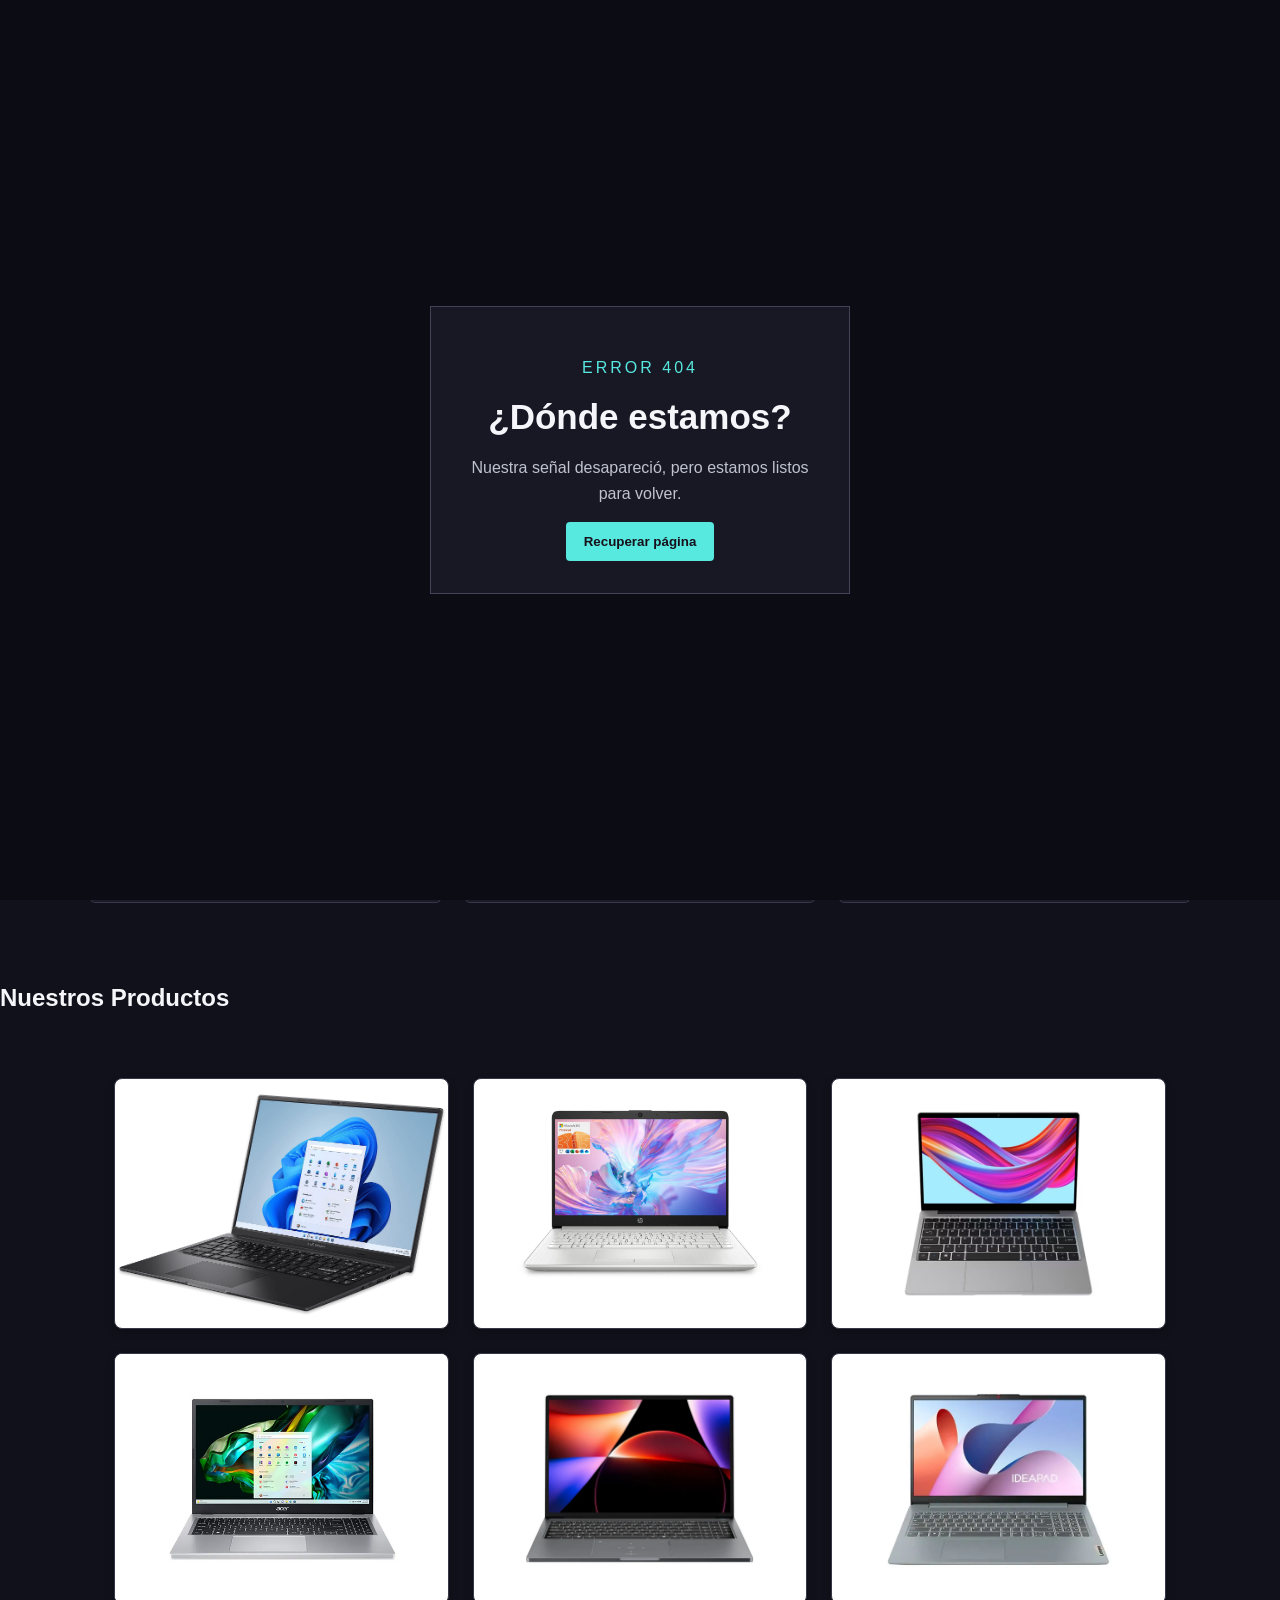
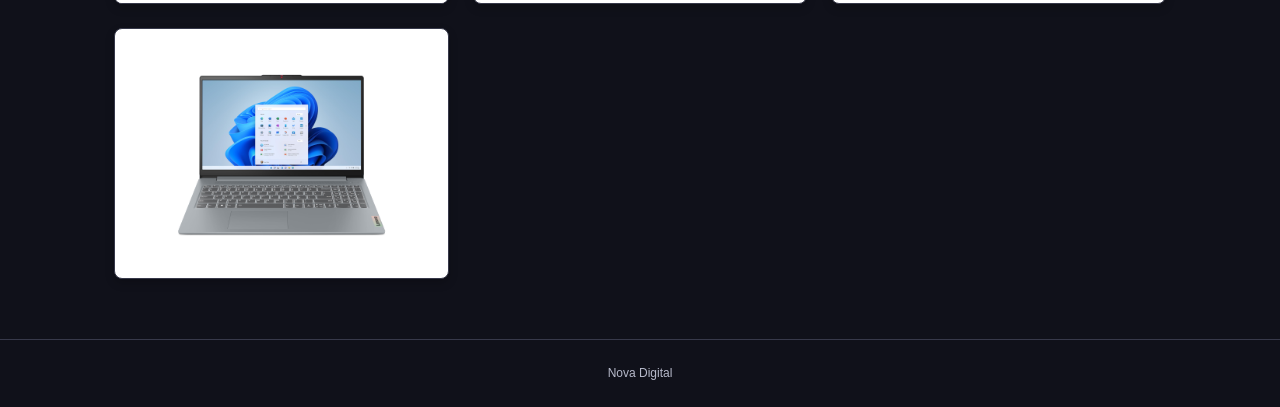
<file: NOVA Digital/index.html>
<!doctype html>
<html lang="es">
    <head>
        <meta charset="UTF-8">
        <meta name="viewport" content="width=device-width, initial-scale=1">
        <title>Nova Digital | Inicio</title>
        <link rel="stylesheet" href="css/estilos.css">
        <script src="js/script.js" defer></script>
    </head>

    <body>

        <div id="pantallaError" class="pantalla-error">
            <div>
                <p>ERROR 404</p>
                <h1>¿Dónde estamos?</h1>
                <p>Nuestra señal desapareció, pero estamos listos para volver.</p>
                <button id="recuperar">Recuperar página</button>
            </div>
        </div>


        <header>
            <a class="logo" href="index.html">NOVA<span>.</span></a>
            <button id="menuBoton" class="menu-boton">☰</button>
            <nav id="menu">
                <a href="index.html">Inicio</a>
                <a href="historia.html">Historia</a>
                <a href="servicios.html">Servicios</a>
                <a href="contacto.html">Contacto</a>
                <button id="modoOscuro">Cambiar modo</button>
            </nav>
        </header>


        <main>
            <section class="portada">
                <p class="etiqueta">EMPRESA DOMINICANA </p>
                <h1>No desaparecimos.<br><span>Evolucionamos.</span></h1>
                <p>Una noche nuestra presencia digital desaparecio. Hoy regresamos con una nueva imagen, mejores servicios y mas preparación para el futuro.</p>
                <a class="boton" href="servicios.html">Conoce nuestros servicios</a>
            </section>
            <section class="contenido">
                <h2>Volvemos mas fuertes</h2>
                <p>Somos Nova Digital, una empresa ficticia que convirtio un problema en una oportunidad para mejorar.</p>
                <div class="tarjetas">
                    <article>
                        <h3>Nueva imagen</h3>
                        <p>Un diseño moderno para destacar.</p>
                    </article>
                    <article>
                        <h3>Más seguridad</h3>
                        <p>Respaldos y buenas practicas para proteger la informacion.</p>
                    </article>
                    <article>
                        <h3>Mas conexion</h3>
                        <p>Nuevas formas de comunicarnos con nuestros clientes.</p>
                    </article>
                </div>
            </section>
        </main>


        <h2>Nuestros Productos</h2>
        <div class=" galeria">
        <img src="imagenes/laptop_586.webp" alt="Imagen laptop Asus Vivobook 15">
        <img src="imagenes/laptophp365.jpg" alt="Imagen laptop HP Pavilion 365">
        <img src="imagenes/laptop pro.jpg" alt="Imagen laptop Pro">
        <img src="imagenes/Acer aspire 15.6.jpg" alt="Imagen laptop Acer">
        <img src="imagenes/Laptop-Blackview-Acebook-12.webp" alt="Imagen laptop Blackview Acebook 12">
        <img src="imagenes/Ideapad.webp" alt="Imagen laptop Lenovo IdeaPad">
        <img src="imagenes/Lenovo ideapad 3.jpg" alt="Imagen laptop Lenovo IdeaPad 3">
        </div>

        <footer>Nova Digital</footer>



<button id="chatAbrir" class="chat-abrir">Asistente virtual</button>

<section id="chat" class="chat" hidden>


    <div class="chat-titulo"><b>Asistente Nova</b><button id="chatCerrar">×</button></div>

    <div id="chatMensajes"><p>¡Hola! Preguntame por nuestros servicios, historia o contacto.</p>

    </div><form id="chatFormulario">

        <label class="solo-lector" for="chatTexto">Tu pregunta</label>

        <input id="chatTexto" placeholder="Escribe una pregunta..." required>

        <button>Enviar</button></form></section>

        <p id="aviso" class="aviso" role="status"></p>

    </body>

        </html>
</file>
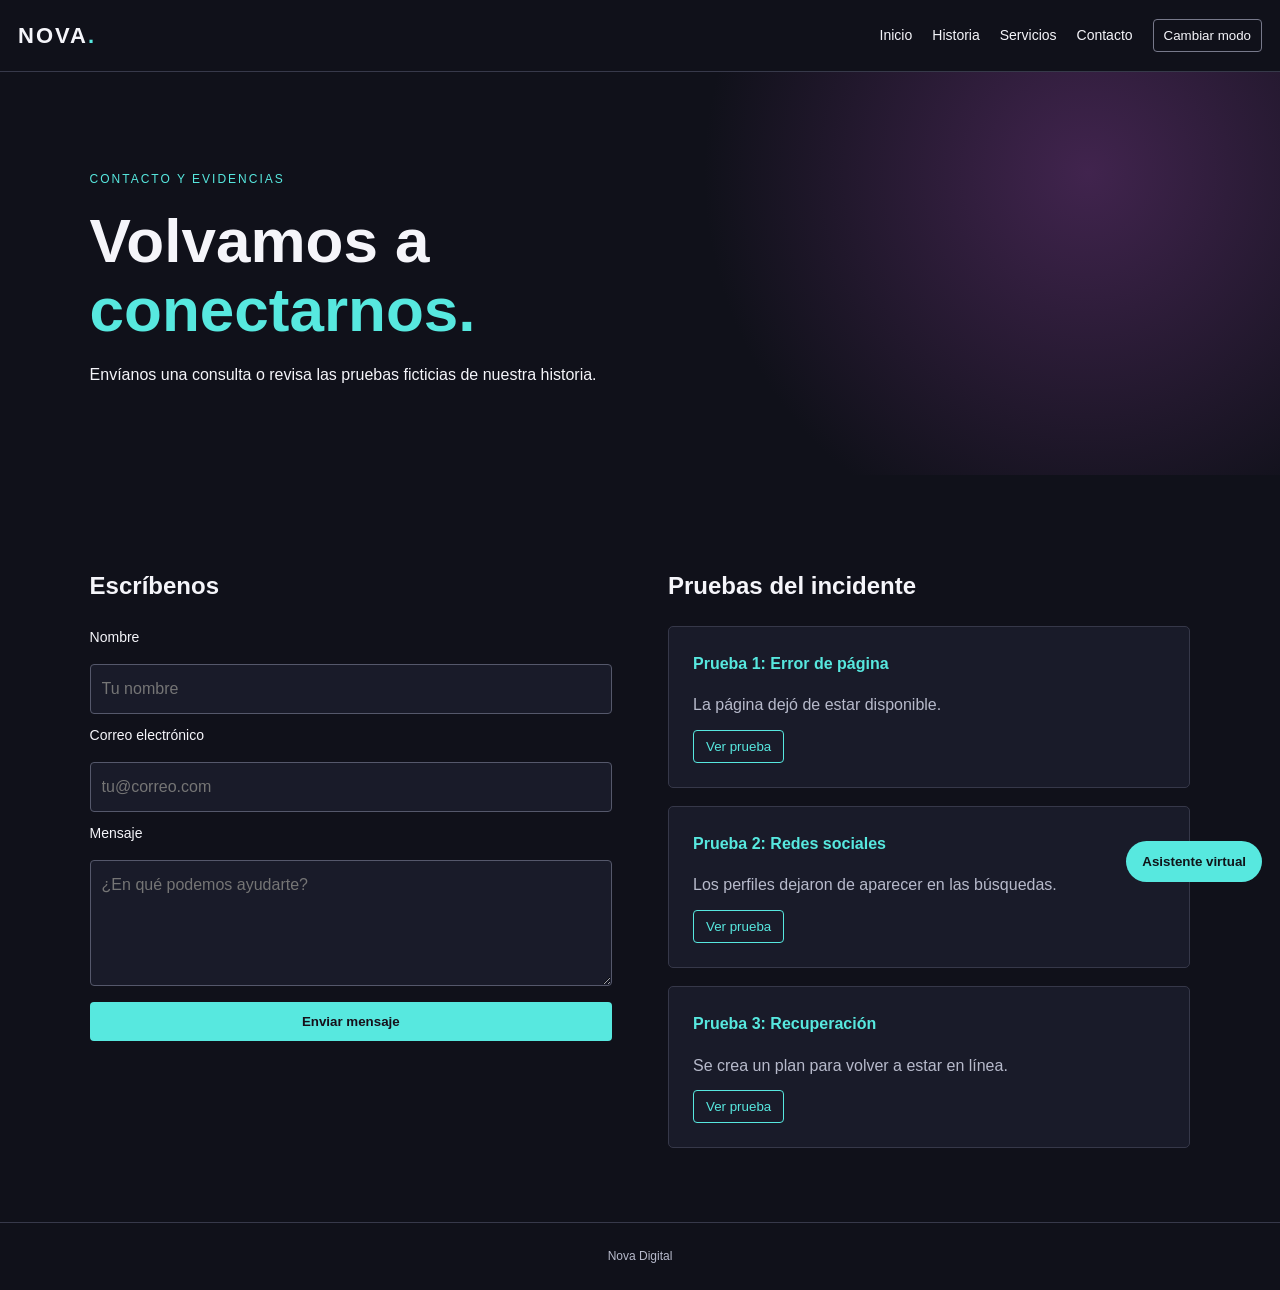
<file: NOVA Digital/contacto.html>
<!doctype html>
<html lang="es">
    <head>
        <meta charset="UTF-8">
        <meta name="viewport" content="width=device-width, initial-scale=1">
        <title>Contacto | Nova Digital</title>
        <link rel="stylesheet" href="css/estilos.css">
        <script src="js/script.js" defer></script>
    </head>

    <body>

        <header>

            <a class="logo" href="index.html">NOVA<span>.</span></a>
            <button id="menuBoton" class="menu-boton">☰</button>
            <nav id="menu">
                <a href="index.html">Inicio</a>
                <a href="historia.html">Historia</a>
                <a href="servicios.html">Servicios</a>
                <a href="contacto.html">Contacto</a>
                <button id="modoOscuro">Cambiar modo</button>
            </nav>
        </header>


        <main>
            <section class="titulo-pagina">
                <p class="etiqueta">CONTACTO Y EVIDENCIAS</p>
                <h1>Volvamos a<br><span>conectarnos.</span></h1>
                <p>Envíanos una consulta o revisa las pruebas ficticias de nuestra historia.</p>
            </section>

            <section class="contenido contacto">
                <div>
                    <h2>Escríbenos</h2>
                    <form id="formContacto">
                        <label for="nombre">Nombre</label>
                        <input id="nombre" required minlength="2" placeholder="Tu nombre">
                        <label for="correo">Correo electrónico</label>
                        <input id="correo" type="email" required placeholder="tu@correo.com">
                        <label for="mensaje">Mensaje</label>
                        <textarea id="mensaje" rows="4" required minlength="5" placeholder="¿En qué podemos ayudarte?"></textarea>
                        <button class="boton">Enviar mensaje</button>
                        <p id="respuestaFormulario" class="nota" role="status"></p>
                    </form>
                </div>

                <div>
                    <h2>Pruebas del incidente</h2>
                    <div class="evento">
                        <b>Prueba 1: Error de página</b>
                        <p>La página dejó de estar disponible.</p>
                        <button class="ver-prueba" data-prueba="Esta es una representación ficticia de un error 404.">Ver prueba</button>
                    </div>
                    <div class="evento">
                        <b>Prueba 2: Redes sociales</b>
                        <p>Los perfiles dejaron de aparecer en las búsquedas.</p>
                        <button class="ver-prueba" data-prueba="Registro simulado: los perfiles no estaban disponibles.">Ver prueba</button>
                    </div>
                    <div class="evento">
                        <b>Prueba 3: Recuperación</b>
                        <p>Se crea un plan para volver a estar en línea.</p>
                        <button class="ver-prueba" data-prueba="Plan: recuperar respaldos, cambiar contraseñas y activar verificación en dos pasos.">Ver prueba</button>
                    </div>
                </div>
            </section>
            
        </main>


        <footer>Nova Digital</footer>
        <button id="chatAbrir" class="chat-abrir">Asistente virtual</button>
        <section id="chat" class="chat" hidden>
            <div class="chat-titulo">
                <b>Asistente Nova</b>
                <button id="chatCerrar" class="chat-cerrar">×</button>
            </div>
            <div id="chatMensajes">
                <p>¡Hola! Pregúntame por nuestros servicios, historia o contacto.</p>
            </div>
            <form id="chatFormulario">
                <label class="solo-lector" for="chatTexto">Tu pregunta</label>
                <input id="chatTexto" placeholder="Escribe una pregunta..." required>
                <button>Enviar</button>
            </form>
        </section>
        <p id="aviso" class="aviso" role="status"></p>
    </body>
</html>
</file>
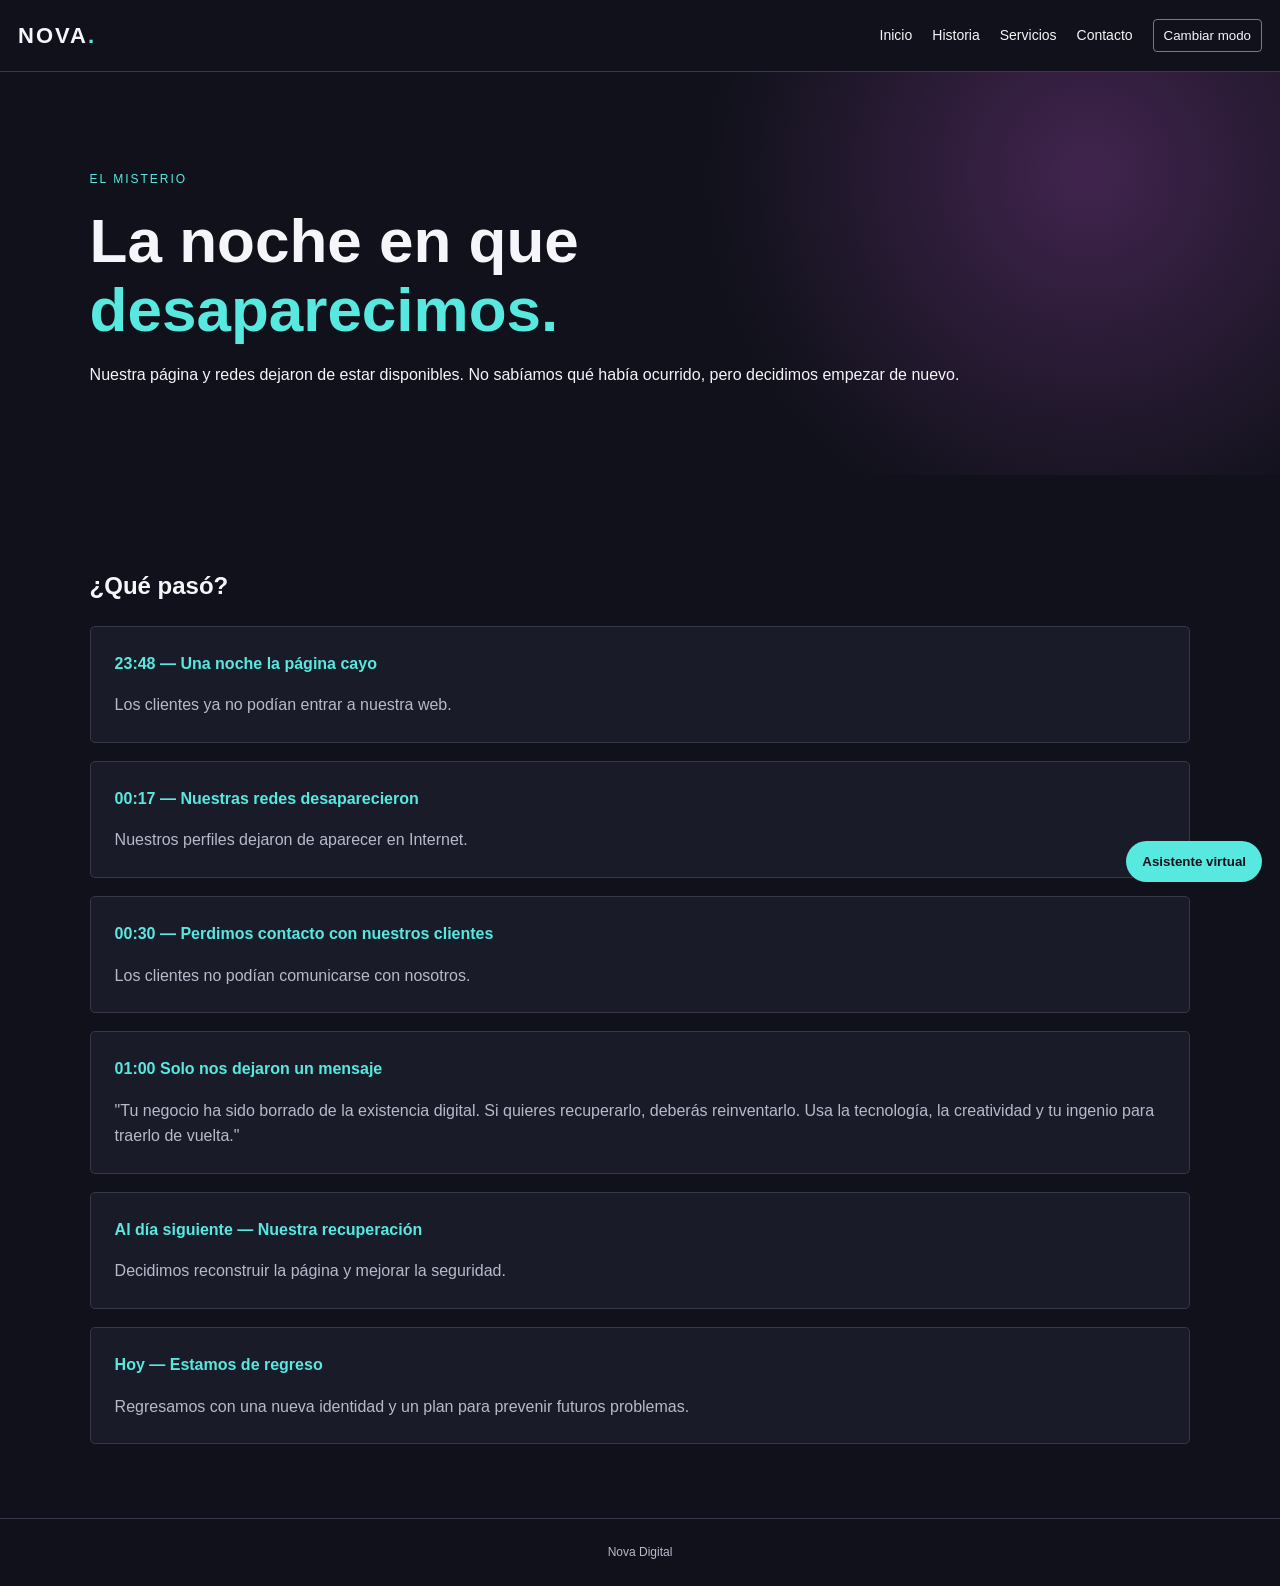
<file: NOVA Digital/historia.html>
<!doctype html>
<html lang="es">
    <head>
        <meta charset="UTF-8">
        <meta name="viewport" content="width=device-width, initial-scale=1">
        <title>Historia | Nova Digital</title>
        <link rel="stylesheet" href="css/estilos.css">
        <script src="js/script.js" defer></script>
    </head>


    <body>

        <header>
            <a class="logo" href="index.html">NOVA<span>.</span></a>
            <button id="menuBoton" class="menu-boton">☰</button>
            <nav id="menu">
                <a href="index.html">Inicio</a>
                <a href="historia.html">Historia</a>
                <a href="servicios.html">Servicios</a>
                <a href="contacto.html">Contacto</a>
                <button id="modoOscuro">Cambiar modo</button>
            </nav>
        </header>


        <main>

            <section class="titulo-pagina">
                <p class="etiqueta">EL MISTERIO</p>
                <h1>La noche en que<br><span>desaparecimos.</span></h1>
                <p>Nuestra página y redes dejaron de estar disponibles. No sabíamos qué había ocurrido, pero decidimos empezar de nuevo.</p>
            </section>
            <section class="contenido">
                <h2>¿Qué pasó?</h2>
                <div class="evento">
                    <b>23:48 — Una noche la página cayo</b>
                    <p>Los clientes ya no podían entrar a nuestra web.</p>
                </div>
                <div class="evento">
                    <b>00:17 — Nuestras redes desaparecieron</b>
                    <p>Nuestros perfiles dejaron de aparecer en Internet.</p>
                </div>
                <div class="evento">
                    <b>00:30 — Perdimos contacto con nuestros clientes</b>
                    <p>Los clientes no podían comunicarse con nosotros.</p>
                </div>
                <div class="evento">
                    <b>01:00 Solo nos dejaron un mensaje</b>
                    <p>"Tu negocio ha sido borrado de la existencia digital. Si quieres recuperarlo, deberás reinventarlo. 
                        Usa la tecnología, la creatividad y tu ingenio para traerlo de vuelta."</p>
                </div>
                <div class="evento">
                    <b>Al día siguiente — Nuestra recuperación</b>
                    <p>Decidimos reconstruir la página y mejorar la seguridad.</p>
                </div>
                
                <div class="evento">
                    <b>Hoy — Estamos de regreso</b>
                    <p>Regresamos con una nueva identidad y un plan para prevenir futuros problemas.</p>
                </div>
            </section>
            
        </main>

        <footer>Nova Digital</footer>
        


        <button id="chatAbrir" class="chat-abrir">Asistente virtual</button>
        <section id="chat" class="chat" hidden="">
            <div class="chat-titulo">
                <b>Asistente Nova</b>
                <button id="chatCerrar" class="chat-cerrar">×</button>
            </div>
            <div id="chatMensajes">
                <p>¡Hola! Pregúntame por nuestros servicios, historia o contacto.</p>

            </div>

            <form id="chatFormulario">
                <label class="solo-lector" for="chatTexto">Tu pregunta</label>
                <input id="chatTexto" placeholder="Escribe una pregunta..." required>
                <button>Enviar</button>
            </form>
        </section>
        <p id="aviso" class="aviso" role="status"></p>
    </body>
</html>
</file>
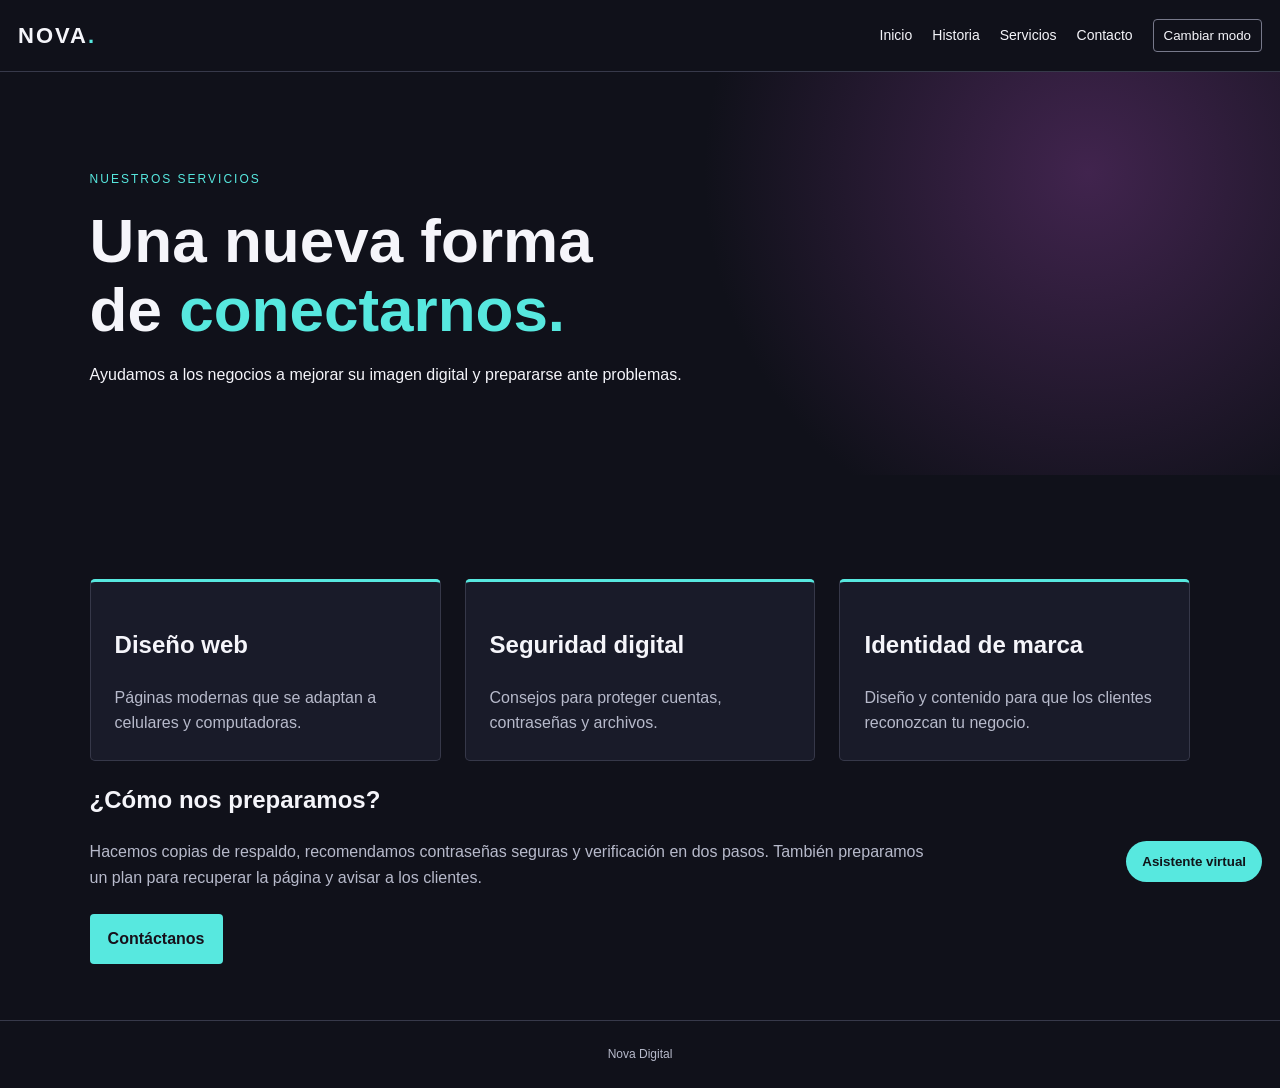
<file: NOVA Digital/servicios.html>
<!doctype html>
<html lang="es">
    <head>
        <meta charset="UTF-8">
        <meta name="viewport" content="width=device-width, initial-scale=1">
        <title>Servicios | Nova Digital</title>
        <link rel="stylesheet" href="css/estilos.css">
        <script src="js/script.js" defer></script>
    </head>
    <body>
        <header>
            <a class="logo" href="index.html">NOVA<span>.</span></a>
            <button id="menuBoton" class="menu-boton">☰</button>
            <nav id="menu">
                <a href="index.html">Inicio</a>
                <a href="historia.html">Historia</a>
                <a href="servicios.html">Servicios</a>
                <a href="contacto.html">Contacto</a>
                <button id="modoOscuro">Cambiar modo</button>
            </nav>
        </header>
        <main>
            <section class="titulo-pagina">
                <p class="etiqueta">NUESTROS SERVICIOS</p>
                <h1>Una nueva forma<br>de <span>conectarnos.</span></h1>
                <p>Ayudamos a los negocios a mejorar su imagen digital y prepararse ante problemas.</p>
            </section>
            <section class="contenido">
                <div class="tarjetas">
                    <article>
                        <h2>Diseño web</h2>
                        <p>Páginas modernas que se adaptan a celulares y computadoras.</p>
                    </article>
                    <article>
                        <h2>Seguridad digital</h2>
                        <p>Consejos para proteger cuentas, contraseñas y archivos.</p>
                    </article>
                    <article>
                        <h2>Identidad de marca</h2>
                        <p>Diseño y contenido para que los clientes reconozcan tu negocio.</p>
                    </article>
                </div>
                <h2>¿Cómo nos preparamos?</h2>
                <p>Hacemos copias de respaldo, recomendamos contraseñas seguras y verificación en dos pasos. También preparamos un plan para recuperar la página y avisar a los clientes.</p>
                <a class="boton" href="contacto.html">Contáctanos</a>
            </section>
        </main>
        <footer>Nova Digital</footer>
        <button id="chatAbrir" class="chat-abrir">Asistente virtual</button>
        <section id="chat" class="chat" hidden="">
            <div class="chat-titulo">
                <b>Asistente Nova</b>
                <button id="chatCerrar" class="chat-cerrar">×</button>
            </div>
            <div id="chatMensajes">
                <p>¡Hola! Pregúntame por nuestros servicios, historia o contacto.</p>

            </div>
            <form id="chatFormulario">
                <label class="solo-lector" for="chatTexto">Tu pregunta</label>
                <input id="chatTexto" placeholder="Escribe una pregunta..." required>
                <button>Enviar</button>
            </form>
        </section>
        <p id="aviso" class="aviso" role="status"></p>
    </body>
        </html>
</file>
<file: NOVA Digital/css/estilos.css>
* {
    box-sizing: border-box;
}

:root {
    --fondo: #10111a;
    --panel: #191b29;
    --texto: #f5f5fa;
    --suave: #b7bacb;
    --azul: #57e8df;
}

body {
    margin: 0;
    font-family: Arial, sans-serif;
    background: var(--fondo);
    color: var(--texto);
    line-height: 1.6;
}

body.claro {
    --fondo: #f4f5fa;
    --panel: #fff;
    --texto: #191a25;
    --suave: #55596b;
}

header {
    display: flex;
    justify-content: space-between;
    align-items: center;
    padding: 18px;
    border-bottom: 1px solid #37394a;
    gap: 20px;
}

.logo {
    font-size: 22px;
    font-weight: bold;
    letter-spacing: 2px;
    text-decoration: none;
    color: var(--texto);
}

.logo span,
h1 span {
    color: var(--azul);
}

nav {
    display: flex;
    align-items: center;
    gap: 20px;
}

nav a {
    color: var(--texto);
    text-decoration: none;
    font-size: 14px;
}

nav a:hover {
    color: var(--azul);
}

button,
.boton {
    cursor: pointer;
    border: 0;
}

.boton,
#recuperar {
    display: inline-block;
    background: var(--azul);
    color: #17101a;
    padding: 12px 18px;
    border-radius: 4px;
    font-weight: bold;
    text-decoration: none;
}

#modoOscuro,
.menu-boton {
    color: var(--texto);
    background: transparent;
    border: 1px solid #77798b;
    border-radius: 4px;
    padding: 8px 10px;
}

.menu-boton {
    display: none;
}

.portada,
.titulo-pagina {
    padding: 86px 7% 72px;
    background: radial-gradient(circle at 85% 25%, #41244e 0, transparent 34%);
}

.portada {
    min-height: 420px;
}

.etiqueta {
    color: var(--azul);
    font-size: 12px;
    letter-spacing: 2px;
}

h1 {
    font-size: clamp(38px, 6vw, 62px);
    line-height: 1.1;
    margin: 18px 0;
}


.contenido {
    padding: 72px 7% 56px;
}

.contenido > p {
    max-width: 850px;
    color: var(--suave);
    margin: 0 0 24px;
}

.tarjetas {
    display: grid;
    grid-template-columns: repeat(3, 1fr);
    gap: 24px;
    margin-top: 32px;
}

.tarjetas article,
.evento {
    padding: 24px;
    background: var(--panel);
    border: 1px solid #363849;
    border-radius: 5px;
}

.tarjetas article {
    border-top: 3px solid var(--azul);
}

.tarjetas p,
.evento p {
    color: var(--suave);
    margin-bottom: 0;
}



.galeria {
    display: grid;
    grid-template-columns: repeat(3, minmax(0, 1fr));
    gap: 24px;
    width: min(100%, 1100px);
    padding: 30px 24px;
    margin: 30px auto;
}

.galeria img {
    display: block;
    width: 100%;
    aspect-ratio: 4 / 3;
    object-fit: contain;
    background: #fff;
    border: 1px solid #363849;
    border-radius: 8px;
    box-shadow: 0 4px 10px rgba(0, 0, 0, 0.2);
    transition: transform 0.3s, box-shadow 0.3s;
}

.galeria img:hover {
    transform: translateY(-4px);
    box-shadow: 0 8px 18px rgba(0, 0, 0, 0.3);
}

@media (max-width: 760px) {
    .galeria {
        grid-template-columns: repeat(2, minmax(0, 1fr));
    }
}

@media (max-width: 520px) {
    .galeria {
        grid-template-columns: 1fr;
        padding: 24px 7%;
    }
}



.evento {
    margin: 18px 0;
}

.evento b {
    color: var(--azul);
}

.nota {
    font-size: 13px;
    color: var(--suave);
}

.contacto {
    display: grid;
    grid-template-columns: 1fr 1fr;
    gap: 56px;
    align-items: start;
}

form {
    display: flex;
    flex-direction: column;
    gap: 10px;
}

form label {
    display: block;
    margin: 0 0 6px;
    font-size: 14px;
}

input,
textarea {
    width: 100%;
    padding: 11px;
    border: 1px solid #55586b;
    border-radius: 4px;
    background: var(--panel);
    color: var(--texto);
    font: inherit;
}

form .boton {
    margin-top: 6px;
}

.ver-prueba {
    margin-top: 12px;
    padding: 8px 12px;
    background: transparent;
    color: var(--azul);
    border: 1px solid var(--azul);
    border-radius: 4px;
}

footer {
    text-align: center;
    border-top: 1px solid #37394a;
    padding: 24px 20px;
    color: var(--suave);
    font-size: 12px;
}

.pantalla-error {
    position: fixed;
    inset: 0;
    z-index: 10;
    background: #0c0d14;
    display: grid;
    place-items: center;
    padding: 20px;
}

.pantalla-error.oculta {
    display: none;
}

.pantalla-error > div {
    text-align: center;
    max-width: 420px;
    padding: 32px;
    border: 1px solid #414357;
    background: #171824;
}

.pantalla-error p:first-child {
    color: var(--azul);
    letter-spacing: 3px;
}

.pantalla-error h1 {
    font-size: 35px;
}

.pantalla-error p {
    color: #c0c2d0;
}






.chat-abrir {
    position: fixed;
    right: 18px;
    bottom: 18px;
    padding: 13px 16px;
    border-radius: 24px;
    background: var(--azul);
    color: #10151a;
    font-weight: bold;
}

.chat {
    position: fixed;
    right: 18px;
    bottom: 75px;
    width: min(330px, calc(100% - 36px));
    z-index: 8;
    background: var(--panel);
    border: 1px solid #55586b;
    border-radius: 6px;
    padding: 14px;
    box-shadow: 0 8px 30px #0006;
}

.chat-titulo {
    display: flex;
    justify-content: space-between;
    align-items: center;
}

.chat-titulo button {
    background: none;
    color: var(--texto);
    font-size: 22px;
}

.chat #chatMensajes {
    max-height: 170px;
    overflow: auto;
    color: var(--suave);
    font-size: 13px;
    padding: 8px 0;
}

.chat form {
    gap: 6px;
}

.chat form input {
    min-width: 0;
}

.chat form button {
    background: var(--azul);
    padding: 8px;
    border-radius: 4px;
}

.aviso {
    position: fixed;
    bottom: 70px;
    left: 50%;
    transform: translateX(-50%);
    background: var(--panel);
    border: 1px solid var(--azul);
    padding: 12px 18px;
    border-radius: 4px;
    max-width: 90%;
    z-index: 20;
    display: none;
}

.aviso.visible {
    display: block;
}

body.secreto {
    filter: hue-rotate(180deg);
}
</file>
